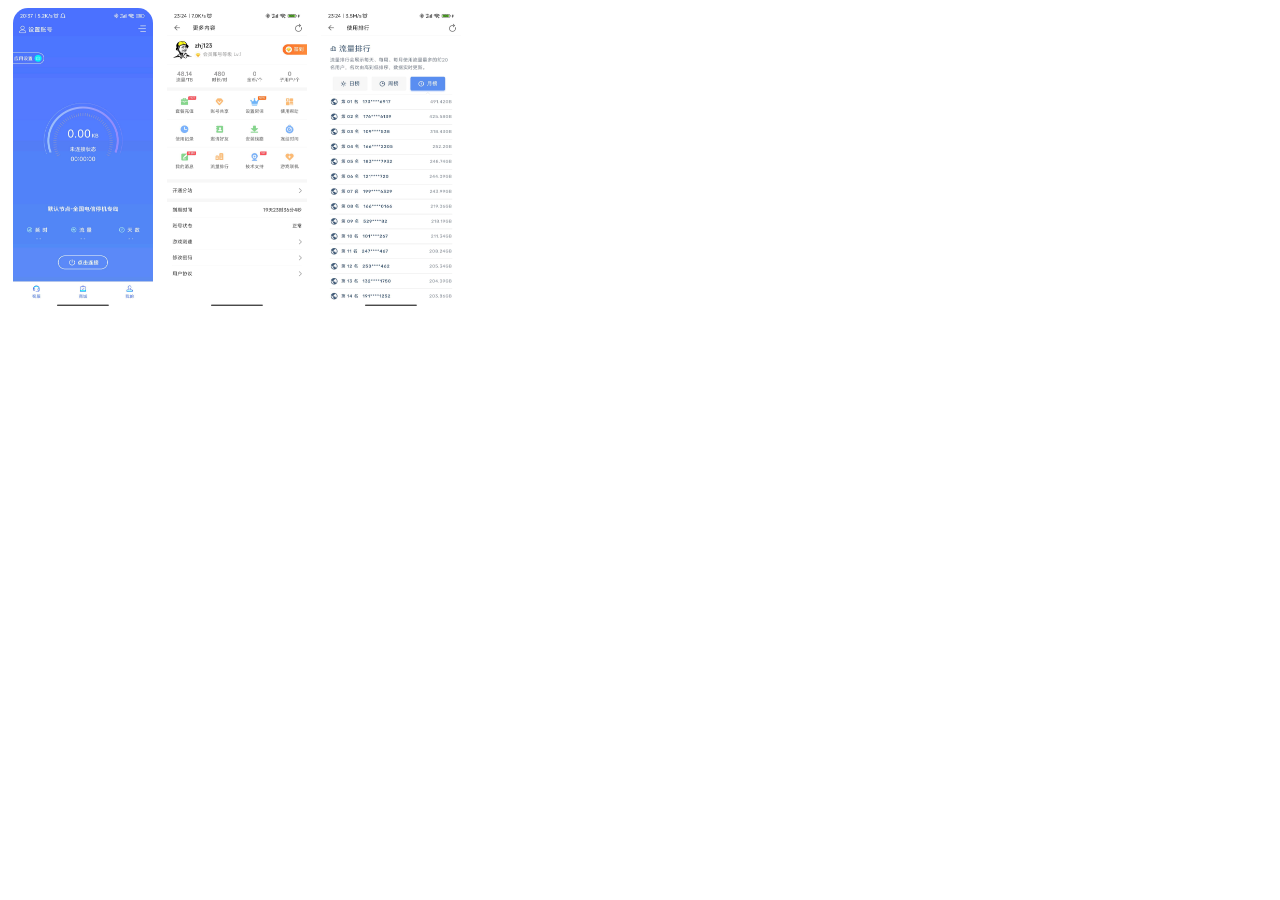
<file: download/tu.html>
<!doctype html>
<html>
<head>
<meta http-equiv="Content-Type" content="text/html; charset=utf-8">
<meta name="viewport" content="width=device-width,minimum-scale=1.0,maximum-scale=1.0,user-scalable=no">
<meta name="apple-mobile-web-app-capable" content="yes">
<meta name="apple-mobile-web-app-status-bar-style" content="black">
<meta name="format-detection" content="telephone=no">
<title>app图片系统</title>
</head>
<body>
<div style="width:615px; height:304px;">
<img style="height:300px; width:140px; margin:0 5px; border-radius:15px;" src="style/img/1.jpg">
<img style="height:300px; width:140px; margin:0 5px; border-radius:15px;" src="style/img/2.jpg">
<img style="height:300px; width:140px; margin:0 5px; border-radius:15px;" src="style/img/3.jpg">
  <!--<img style="height:300px; width:140px; margin:0 5px; border-radius:15px;" src="style/img/4.jpg">  -->
</div>
</body>
</html>
</file>
